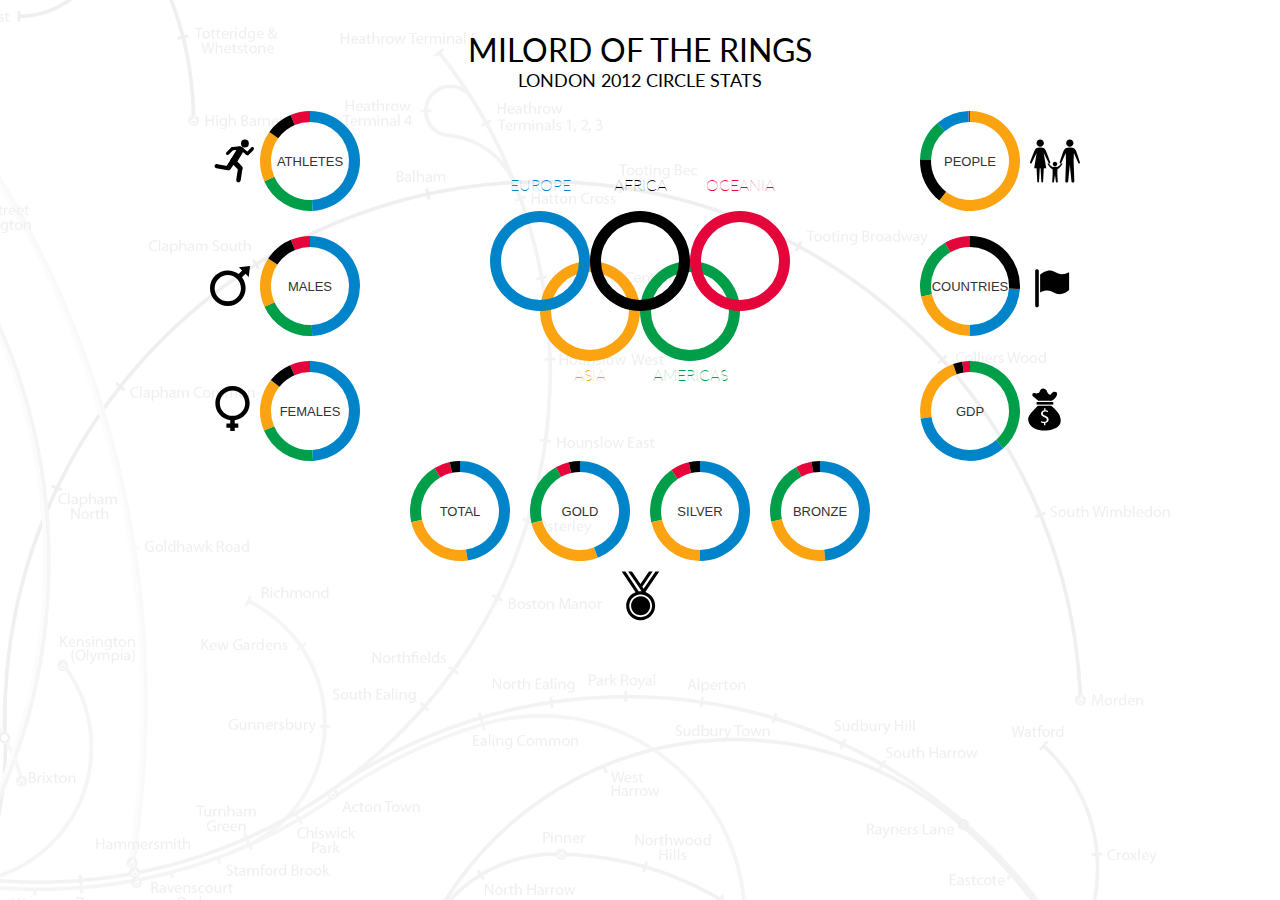
<file: index.html>
<html>
<head>
	<script src="lib/d3.v3.min.js" charset="utf-8"></script>
	<link rel="stylesheet" type="text/css" href="style/style.css">
	<link href='http://fonts.googleapis.com/css?family=Lato' rel='stylesheet' type='text/css'>
</head>
<body>
	<h1>Milord of the rings</h1>
	<h2>London 2012 Circle stats</h2>
	<script type="text/javascript" src="Rings.js"></script>
	<script type="text/javascript" src="number_to_string.js"></script>
	<div id="icons">
		<embed id="female-bg" src="svg/female.svg" width="45" height="45" type="image/svg+xml"/>
		<embed id="male-bg" src="svg/male.svg" width="40" height="40" type="image/svg+xml"/>
		<embed id="athletes-bg" src="svg/athlete.svg" width="50" height="50" type="image/svg+xml"/>
		<embed id="population-bg" src="svg/population.svg" width="50" height="50" type="image/svg+xml"/>
		<embed id="gdp-bg" src="svg/money.svg" width="50" height="50" type="image/svg+xml"/>
		<embed id="country-bg" src="svg/flag.svg" width="45" height="45" type="image/svg+xml"/>
		<embed id="total-medal-bg" src="svg/medal.svg" width="50" height="50" type="image/svg+xml"/>
	</div>
</body>
</html>
</file>
<file: style/style.css>
html, body{
		margin: 0;
		padding: 0;
		font-family: 'Lato', sans-serif;
	}

html, body{
		background: #fff url(../images/background.png) top left no-repeat;
		background-size: cover;
	}

svg{
	display: block;
	margin: 0 auto;
	top: 0;
	z-index: 99;
	position: relative;
}

text{
		font-family: 'Lato', sans-serif;
		font-weight: 100;
		text-transform: uppercase;
	}


g.Africa{
	fill: #000000;
}

g.Europe{
	fill: #0084c9;
}

g.Americas{
	fill: #009e49;
}

g.Asia{
	fill: #fca311;
}

g.Oceania{
	fill: #e5053a;
	background-image: url(../svg/medal.svg);
}

g.complete path{
	opacity: 1;
}

g.complete text.continent {
	opacity: 1;
}

h1,h2{
		width: 100%;
		text-align: center;
		text-transform: uppercase;
		font-weight: normal;
		margin: 0;
		padding: 0;
		min-width: 1000px;
	}
h1{
		padding-top: 30px;
	}
h2{
		font-size: 18px;
		margin-bottom: 20px;
	}
text:hover{
	cursor: pointer;
}

.bkg_rings text:hover{
	cursor: default;
}

#icons{
	position: relative;
	width: 1000px;
	margin: 0 auto;
	height: 100%;
	margin-bottom: -700px;
	height: 700px;
	z-index: 1;
}

#female-bg{
	position: absolute;
	display: block;
	margin: 0 auto;
	top: 275px;
  left: 70px;
}

#male-bg{
	position: absolute;
	display: block;
	margin: 0 auto;
	top: 155px;
	left: 70px;
}

#athletes-bg{
	position: absolute;
	display: block;
	margin: 0 auto;
	top: 25px;
	left: 70px;
}

#population-bg{
	position: absolute;
	display: block;
	margin: 0 auto;
	top: 25px;
	right: 60px;
}

#gdp-bg{
	position: absolute;
	display: block;
	margin: 0 auto;
	top: 275px;
	right: 70px;
}

#country-bg{
	position: absolute;
	display: block;
	margin: 0 auto;
	top: 155px;
	right: 65px;
}

#total-medal-bg{
	position: absolute;
	display: block;
	margin: 0 auto;
	top: 460px;
	left: 50%;
	margin-left: -25px;
}
</file>
